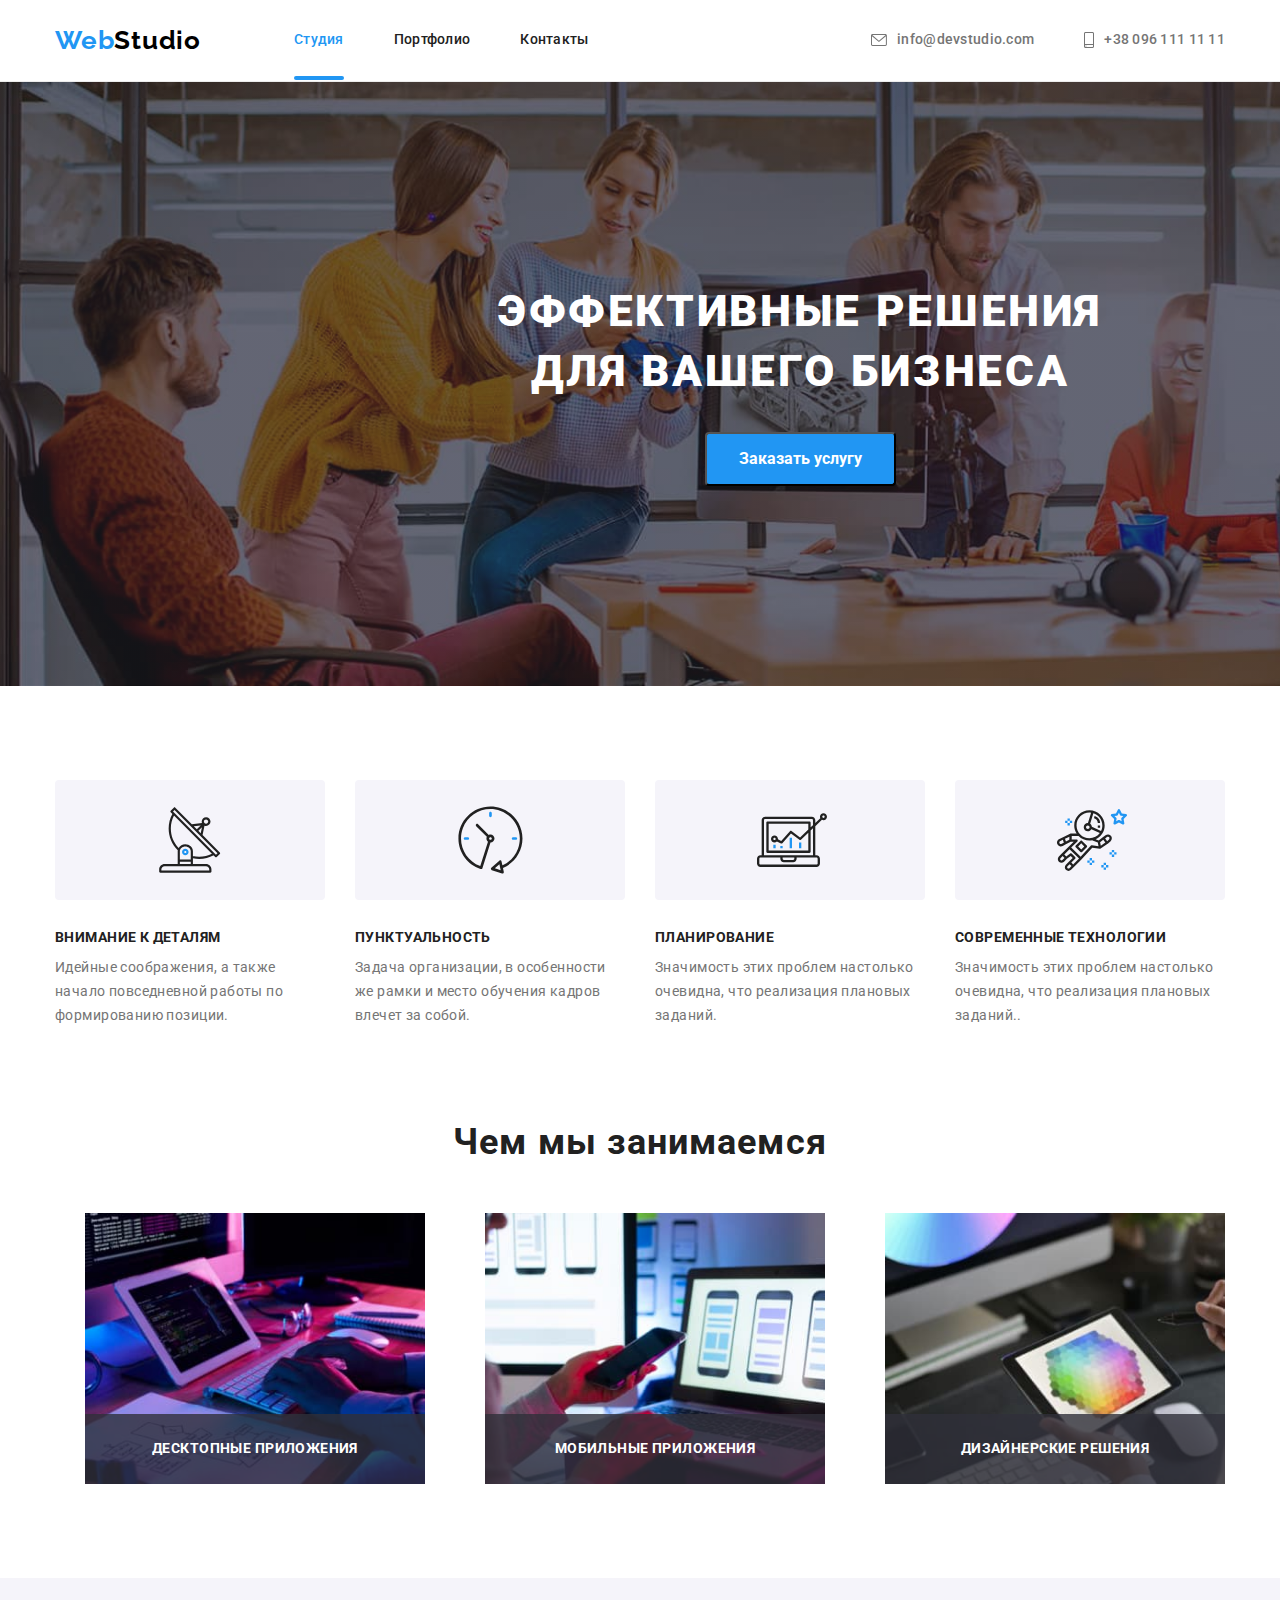
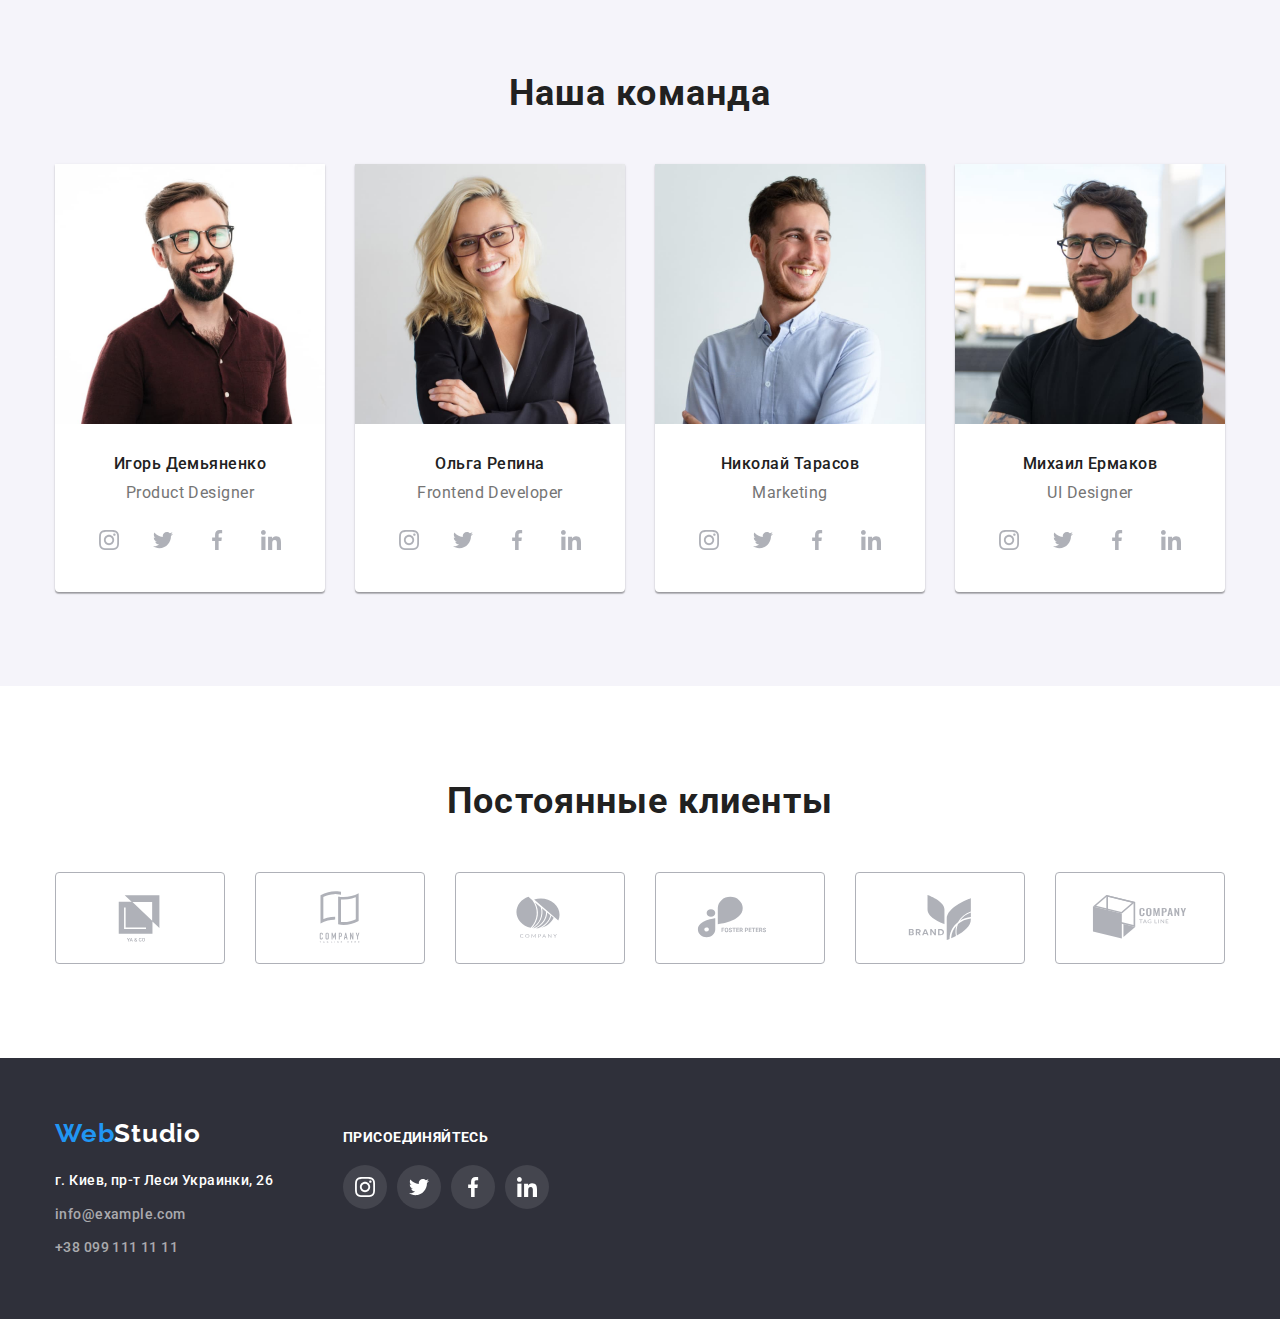
<file: index.html>
<!DOCTYPE html>
<html lang="ru">
<head>
    <meta charset="UTF-8">
    <meta http-equiv="X-UA-Compatible" content="IE=edge">
    <meta name="viewport" content="width=device-width, initial-scale=1.0">
    <title>Document</title>
    <link rel="preconnect" href="https://fonts.googleapis.com">
    <link rel="preconnect" href="https://fonts.gstatic.com" crossorigin>
    <link href="https://fonts.googleapis.com/css2?family=Raleway:wght@700&family=Roboto:wght@400;500;700;900&display=swap" rel="stylesheet">
    <link rel="stylesheet" href="https://cdnjs.cloudflare.com/ajax/libs/modern-normalize/1.1.0/modern-normalize.min.css">
    <link rel="stylesheet" href="./css/style.css">
</head>
<body>
                            <!--Header-->
    <header class="header">
        <div class="container header-container">
        <nav class="nav">
                <a class="logo" lang="en" href="/">Web<span>Studio</span> </a>
            
                <ul class="nav-list">
                    <li class="nav-list-item">
                        <a class="nav-list-link current" href="">Студия</a>
                    </li>
                    <li class="nav-list-item" >
                        <a class="nav-list-link" href="./portfolio.html">Портфолио</a>
                    </li>
                    <li class="nav-list-item">
                        
                        <a class="nav-list-link" href="">Контакты</a>
                      </li>       
                 </ul>       
                   
                
                </nav>
                
                <ul class="nav-list-auth" lang="en">
            <li class="header-contacts">
               
                <a class="header-contacts" href="mailto:info@devstudio.com" >
                    <svg class="nav-icon" width="16" height="12">
                        <use  href="./images/symbol-defs.svg#icon-envelope-1" ></use>
                        </svg>info@devstudio.com</a> 
                           
                    </li>    
                    
            
            <li>
                <a class="header-contacts" href="tel:+380961111111">
                    <svg class="nav-icon-tell" width="10" height="16">
                        <use href="./images/symbol-defs.svg#icon-smartphone" ></use>
                    </svg>+38 096 111 11 11</a>
            </li>
          </ul>  
            </div>
        
        </header>
                         <!--Hero-->
     <main>                      
    <section class="hero">
        <h1 class="hero-title">Эффективные решения<br> для вашего бизнеса</h1>
        <button class="hero-button" type="button" data-modal-open>Заказать услугу</button>
        
    </section>
                            <!--Advantages-->
    <section class="advantages">
    <div class="container advanatges">
        <ul class="advantages-main">
            <li class="advantages-list">
                <div class="container-icons">
                    <svg class="advantage-icon" width="65.32" height="70">
                        <use href="./images/symbol-defs.svg#icon-antenna-1" ></use>
                    </svg>
                </div>
                <h3 class="advantages-item">Внимание к деталям</h3>
                <p class="advantages-text">
                    Идейные соображения, а также начало повседневной работы по формированию позиции.
                </p> 
            </li>
            <li class="advantages-list">
                <div class="container-icons">
                    <svg class="advantage-icon" width="66.96" height="70">
                        <use href="./images/symbol-defs.svg#icon-clock-1" ></use>
                    </svg>
                </div>
                <h3 class="advantages-item">Пунктуальность</h3>
                <p class="advantages-text">
                    Задача организации, в особенности же рамки и место обучения кадров влечет за собой.
                </p>
            </li>
            <li class="advantages-list">
                <div class="container-icons">
                    <svg class="advantage-icon" width="70" height="70">
                        <use href="./images/symbol-defs.svg#icon-diagram-1" ></use>
                    </svg>
                </div>
                <h3 class="advantages-item">Планирование</h3>
                <p class="advantages-text">
                    Значимость этих проблем настолько очевидна, что реализация плановых заданий.
                </p>
            </li>
            <li class="advantages-list">
                <div class="container-icons">
                    <svg class="advantage-icon" width="70" height="70">
                        <use href="./images/symbol-defs.svg#icon-astronaut-1" ></use>
                    </svg>
                </div>
                <h3 class="advantages-item">Современные технологии</h3>
                <p class="advantages-text">
                    Значимость этих проблем настолько очевидна, что реализация плановых заданий..
                </p>
            </li>
        </ul>
    </div>
    </section>
                            <!-- Specialization -->
    <section class="specialization">
        
        <div class="container"> 
            <h2 class="specialization-name">Чем мы занимаемся</h2>
        <ul class="specialization-art">
            
            <li class="specialization-list">
                <div class="item-monoblock">
                <img src="./images/img.jpg" alt="вводит код на клавиатуре" width="370" height="294">
            <p class="monoblock-text">Десктопные приложения</p>    
               </div>
               </li>
            
            <li class="specialization-list">
                <div class="item-monoblock">
                <img src="./images/img1.jpg" alt="синхронизирует с телефоном" width="370" height="294"> 
            <p class="monoblock-text">Мобильные приложения</p>
         </div>
       </li>
             <li class="specialization-list">
            <div class="item-monoblock">
            
                <img src="./images/img2.jpg" alt="стилизирует на планшете" width="370" height="294">
            <p class="monoblock-text">Дизайнерские решения</p>
            </div>
            </li>
        </ul>
        </div>
    </section>
    
    
              <!--Team-->
    <section class="team">
        
        <div class="container crew">
          <h2 class="team-title">Наша команда</h2>  
      <ul class="team-item">
         <li class="team-list">
             
                <img class="team-photo" src="./images/photo.jpg" alt="фото-1" width="270" height="260">
                <div class="container-team">
                    <h3 class="team-member">Игорь Демьяненко</h3>
                <p class="team-specific" lang="en">Product Designer</p>
                <ul class="social-list">
                    <li class="social-list-item">
                        <a class="social-link" href="">
                            <svg class="social-link-icon">
                                <use class="social-inst" href="./images/symbol-defs.svg#icon-instagram" width="20" height="20"> </use>

                               
                            </svg>
                        </a>
                    </li>
                
                
                    <li class="social-list-item">
                        <a class="social-link" href="">
                            <svg class="social-link-icon" width="20" height="20">
                                <use href="./images/symbol-defs.svg#icon-twitter"  > </use>
                
                
                            </svg>
                        </a>
                    </li>
                
                    <li class="social-list-item">
                        <a class="social-link" href="">
                            <svg class="social-link-icon" width="20" height="20">
                                <use href="./images/symbol-defs.svg#icon-facebook"  > </use>
                
                
                            </svg>
                        </a>
                    </li>
                
                    <li class="social-list-item">
                        <a class="social-link" href="">
                            <svg class="social-link-icon" width="20" height="20">
                                <use href="./images/symbol-defs.svg#icon-linkedin"  > </use>
                
                
                            </svg>
                        </a>
                    </li>
                </ul>
                </div>
         </li>       
          <li class="team-list">
             
                <img class="team-photo" src="./images/photo1.jpg" alt="фото-2" width="270" height="260">
                <div class="container-team">
                    <h3 class="team-member">Ольга Репина</h3>
                <p class="team-specific" lang="en">Frontend Developer</p>
                <ul class="social-list">
                    <li class="social-list-item">
                        <a class="social-link" href="">
                            <svg class="social-link-icon" width="20" height="20">
                                <use class="social-inst" href="./images/symbol-defs.svg#icon-instagram" > </use>
                
                
                            </svg>
                        </a>
                    </li>
                
                
                    <li class="social-list-item">
                        <a class="social-link" href="">
                            <svg class="social-link-icon" width="20" height="20">
                                <use href="./images/symbol-defs.svg#icon-twitter" > </use>
                
                
                            </svg>
                        </a>
                    </li>
                
                    <li class="social-list-item">
                        <a class="social-link" href="">
                            <svg class="social-link-icon" width="20" height="20">
                                <use href="./images/symbol-defs.svg#icon-facebook" > </use>
                
                
                            </svg>
                        </a>
                    </li>
                
                    <li class="social-list-item"> 
                        <a class="social-link" href="">
                            <svg class="social-link-icon" width="20" height="20">
                                <use href="./images/symbol-defs.svg#icon-linkedin" > </use>
                
                
                            </svg>
                        </a>
                    </li>
                </ul>
            </div>
          </li>
         <li class="team-list">
             
                <img class="team-photo" src="./images/photo2.jpg" alt="фото-3" width="270" height="260">
                <div class="container-team">
                  <h3 class="team-member">Николай Тарасов</h3>
                <p class="team-specific" lang="en">Marketing</p>  
                    <ul class="social-list">
                        <li class="social-list-item">
                            <a class="social-link" href="">
                                <svg class="social-link-icon" width="20" height="20">
                                    <use class="social-inst" href="./images/symbol-defs.svg#icon-instagram" > </use>
                    
                    
                                </svg>
                            </a>
                        </li>
                    
                    
                        <li class="social-list-item">
                            <a class="social-link" href="">
                                <svg class="social-link-icon" width="20" height="20">
                                    <use href="./images/symbol-defs.svg#icon-twitter" > </use>
                    
                    
                                </svg>
                            </a>
                        </li>
                    
                        <li class="social-list-item">
                            <a class="social-link" href="">
                                <svg class="social-link-icon" width="20" height="20">
                                    <use href="./images/symbol-defs.svg#icon-facebook" > </use>
                    
                    
                                </svg>
                            </a>
                        </li>
                    
                        <li class="social-list-item">
                            <a class="social-link" href="">
                                <svg class="social-link-icon" width="20" height="20">
                                    <use href="./images/symbol-defs.svg#icon-linkedin" > </use>
                    
                    
                                </svg>
                            </a>
                        </li>
                    </ul>
            </div>
           </li>
         <li class="team-list">
             
              <img class="team-photo" src="./images/photo3.jpg" alt="фото-4" width="270" height="260">
            <div class="container-team">
               <h3 class="team-member">Михаил Ермаков</h3>
                <p class="team-specific" lang="en">UI Designer</p> 
                <ul class="social-list">
                    <li class="social-list-item">
                        <a class="social-link" href="">
                            <svg class="social-link-icon" width="20" height="20">
                                <use class="social-inst" href="./images/symbol-defs.svg#icon-instagram" > </use>
                
                
                            </svg>
                        </a>
                    </li>
                
                
                    <li class="social-list-item">
                        <a class="social-link" href="">
                            <svg class="social-link-icon" width="20" height="20">
                                <use href="./images/symbol-defs.svg#icon-twitter" > </use>
                
                
                            </svg>
                        </a>
                    </li>
                
                    <li class="social-list-item">
                        <a class="social-link" href="">
                            <svg class="social-link-icon" width="20" height="20">
                                <use href="./images/symbol-defs.svg#icon-facebook" > </use>
                
                
                            </svg>
                        </a>
                    </li>
                
                    <li class="social-list-item">
                        <a class="social-link" href="">
                            <svg class="social-link-icon" width="20" height="20">
                                <use href="./images/symbol-defs.svg#icon-linkedin" > </use>
                
                
                            </svg>
                        </a>
                    </li>
                </ul>
         </div>
        </ul>
     </div>
        </section>                
                         <!-- Customers -->
    <section class="Customers">
        <div class="container-customers">
            <h2 class="customers-title">Постоянные клиенты</h2>
            <ul class="customers-list">
                <li class="customers-link">
                    <a class="customers-icon" href="">
                    <svg class="customers-logo" width="106" height="60" >
                        <use href="./images/symbol-defs.svg#icon-Logo" >

                        </use>
                    </svg>
                    </a>
                </li>
                <li class="customers-link">
                    <a class="customers-icon" href="">
                       <svg class="customers-logo" width="106" height="60">
                        <use href="./images/symbol-defs.svg#icon-Logo-1"
                        >

                        </use>
                    </svg> 
                    </a>
                    
                </li>
                <li class="customers-link">
                    <a class="customers-icon" href="">
                       <svg class="customers-logo" width="106" height="60">
                        <use href="./images/symbol-defs.svg#icon-Logo-2"
                        >

                        </use>
                    </svg> 
                    </a>
                    
                </li>
                <li class="customers-link">
                    <a class="customers-icon" href="">
                      <svg class="customers-logo" width="106" height="60">
                        <use href="./images/symbol-defs.svg#icon-Logo-3"
                        >

                        </use>
                    </svg>  
                    </a>
                    
                </li>
                <li class="customers-link">
                    <a class="customers-icon" href="">
                       <svg class="customers-logo" width="106" height="60">
                        <use href="./images/symbol-defs.svg#icon-Logo-4"
                        >

                        </use>
                    </svg> 
                    </a>
                    
                </li>
                <li class="customers-link">
                    <a class="customers-icon" href="">
                      <svg class="customers-logo" width="106" height="60">
                        <use href="./images/symbol-defs.svg#icon-Logo-5"
                        >
                            
                        </use>
                    </svg>  
                    </a>
                    
                </li>
            </ul>
        </div>
    </section>
</main>    
                        
                        <!--Footer--> 
    <footer class="footer">
        <div class="container-footer">
            <div class="container-adress">
               <a class="footer-logo" lang="en" href="/">Web<span class="footer-logo-color">Studio</span></a>
        <address>
            <p class="footer-adress">г. Киев, пр-т Леси Украинки, 26</p>
           
         <ul>
            <li class="footer-list">
                <a class="footer-contacts" href="mailto:info@example.com">info@example.com</a>
            </li>    
            <li class="footer-list">
                <a class="footer-contacts" href="tell:+380991111111">+38 099 111 11 11</a>
            </li>
         </ul>
        </address> 
        </div>

        <div class="container-contact-us">
            <h3 class="contats-us-title">присоединяйтесь</h3>
            <ul class="contats-us-list">
                <li class="contats-us-item">
                    <a class="contats-us-link" href="">
                        <svg class="contats-us-icon" width="20" height="20">
                            <use class="social-inst" href="./images/symbol-defs.svg#icon-instagram"> </use>
            
            
                        </svg>
                    </a>
                </li>
            
            
                <li class="contats-us-item">
                    <a class="contats-us-link" href="">
                        <svg class="contats-us-icon" width="20" height="20">
                            <use href="./images/symbol-defs.svg#icon-twitter"> </use>
            
            
                        </svg>
                    </a>
                </li>
            
                <li class="contats-us-item">
                    <a class="contats-us-link" href="">
                        <svg class="contats-us-icon" width="20" height="20">
                            <use href="./images/symbol-defs.svg#icon-facebook"> </use>
            
            
                        </svg>
                    </a>
                </li>
            
                <li class="contats-us-item">
                    <a class="contats-us-link" href="">
                        <svg class="contats-us-icon" width="20" height="20">
                            <use href="./images/symbol-defs.svg#icon-linkedin"> </use>
            
            
                        </svg>
                    </a>
                </li>
            </ul>
        </div>
         </div>
    
        
    </footer>    
    
    <div class="backdrop is-hidden" data-modal>
        <div class="modal">
            <button type="button" class="modal-close" data-modal-close>
                <svg class="modal-close-icon">
                    <use href="./images/symbol-defs.svg#icon-close"></use>
                </svg>
            </button>
        </div>
    </div>
    <script src="./js/modal.js"></script>
    
</body>
</html>
</file>
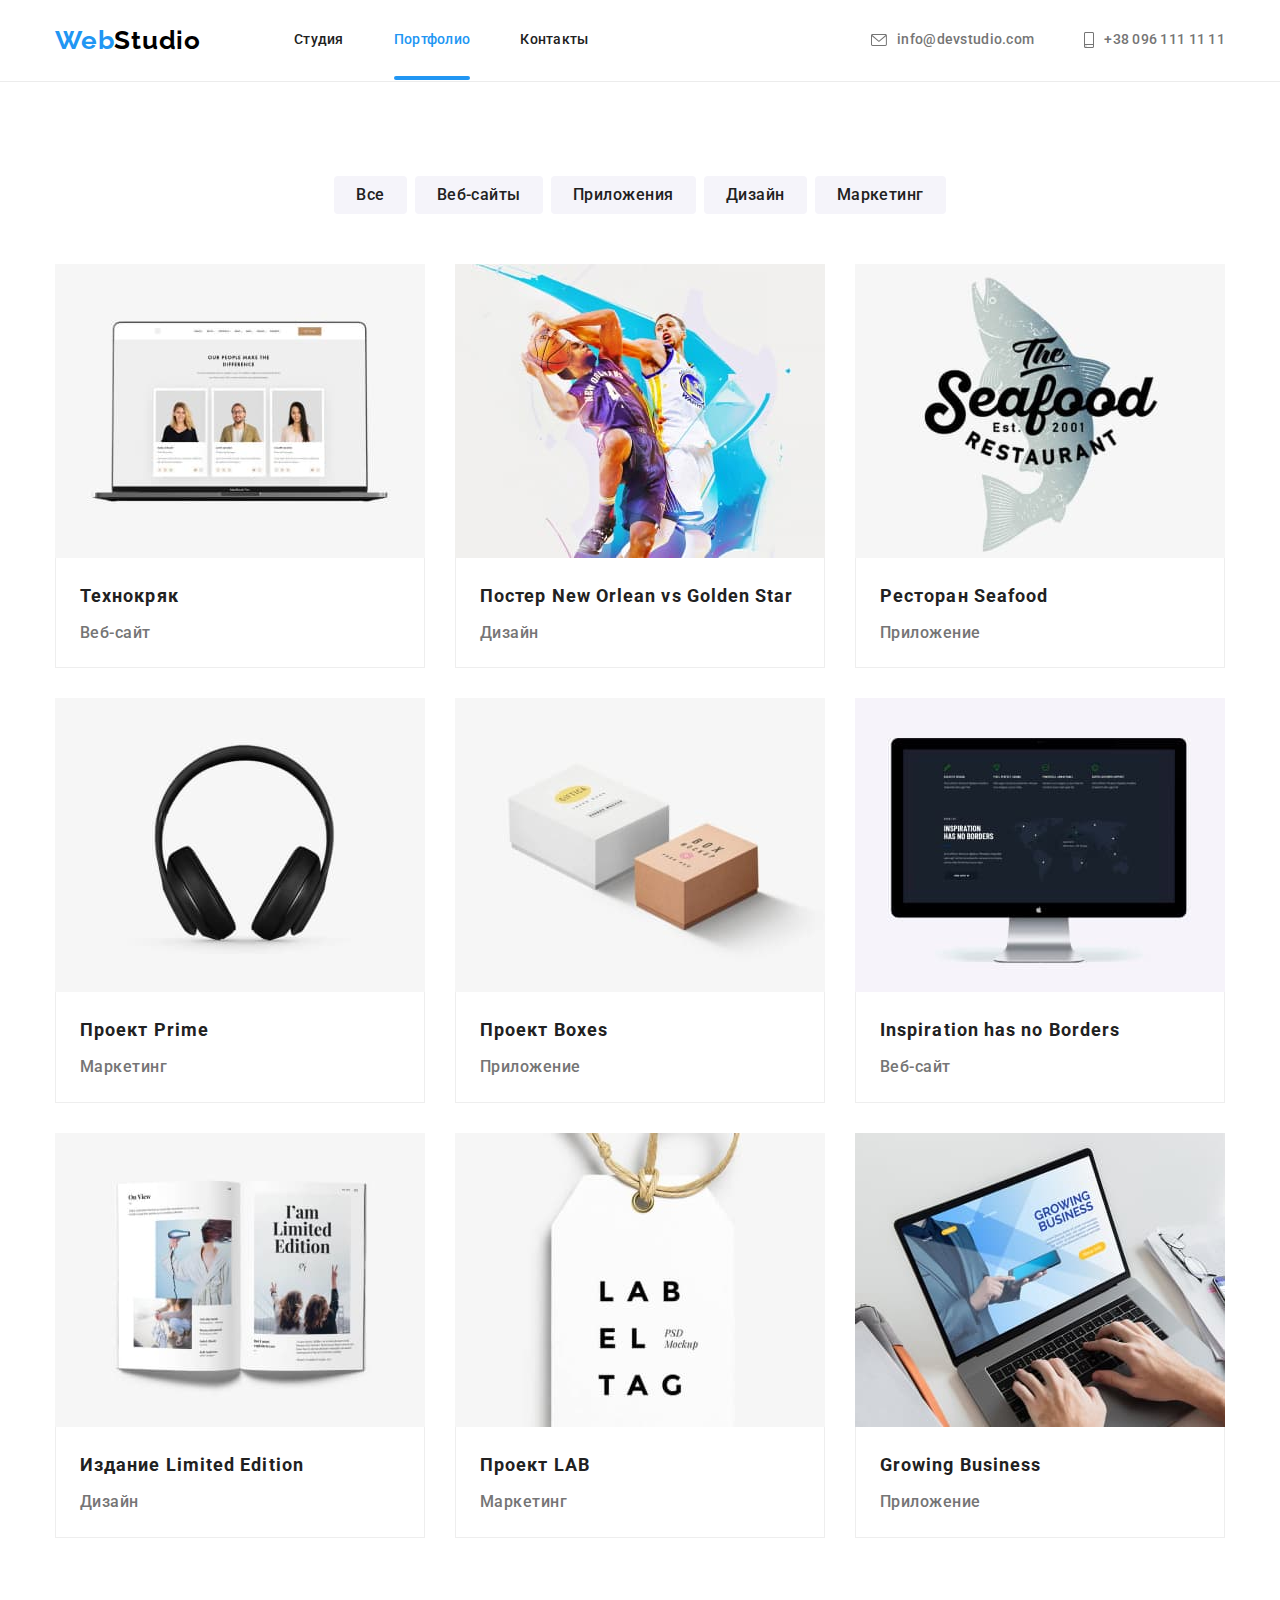
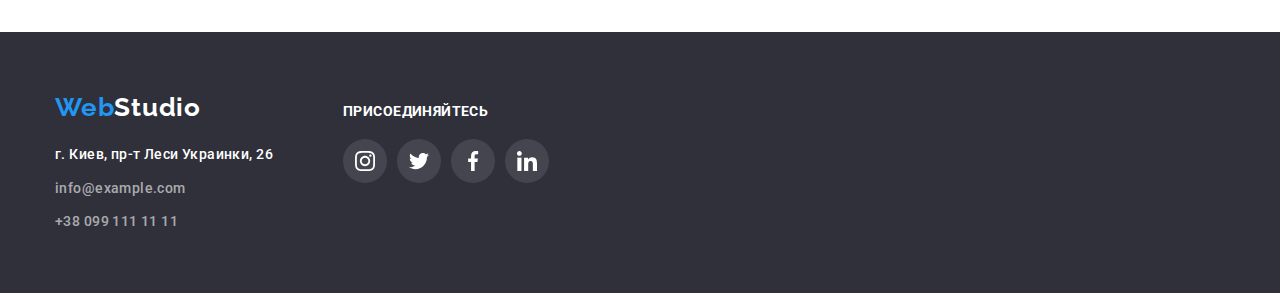
<file: portfolio.html>
<!DOCTYPE html>
<html lang="ru">
<head>
    <meta charset="UTF-8">
    <meta http-equiv="X-UA-Compatible" content="IE=edge">
    <meta name="viewport" content="width=device-width, initial-scale=1.0">
    <title>Document</title>
    <link rel="preconnect" href="https://fonts.googleapis.com">
    <link rel="preconnect" href="https://fonts.gstatic.com" crossorigin>
    <link href="https://fonts.googleapis.com/css2?family=Raleway:wght@700&family=Roboto:wght@400;500;700;900&display=swap" rel="stylesheet">
    <link rel="stylesheet" href="https://cdnjs.cloudflare.com/ajax/libs/modern-normalize/1.1.0/modern-normalize.min.css">
    <link rel="stylesheet" href="./css/style.css">
</head>
<body>
                    <!-- Header -->
    <header class="header">
        <div class="container header-container">
        <nav class="nav">
                <a class="logo" lang="en" href="/">Web<span>Studio</span> </a>
            
                <ul class="nav-list">
                    <li class="nav-list-item">
                        <a class="nav-list-link" href="./index.html">Студия</a>
                    </li>
                    <li class="nav-list-item" >
                        <a class="nav-list-link current" href="">Портфолио</a>
                    </li>
                    <li class="nav-list-item">
                        
                        <a class="nav-list-link" href="">Контакты</a>
                      </li>       
                 </ul>       
                   
                
                </nav>
                
                <ul class="nav-list-auth" lang="en">
            <li class="header-contacts">
               
                <a class="header-contacts" href="mailto:info@devstudio.com" >
                    <svg class="nav-icon" width="16" height="12">
                        <use  href="./images/symbol-defs.svg#icon-envelope-1" ></use>
                        </svg>info@devstudio.com</a> 
                           
                    </li>    
                    
            
            <li>
                <a class="header-contacts" href="tel:+380961111111">
                    <svg class="nav-icon-tell" width="10" height="16">
                        <use href="./images/symbol-defs.svg#icon-smartphone" ></use>
                    </svg>+38 096 111 11 11</a>
            </li>
          </ul>  
            </div>
        
        </header>
                            <!-- Portfolio -->
    <main>
        <section class="presenatation">
            <div class="container">
                <ul class="portfolio">
                    <li class="portfolio-nav">
                        <button class="portfolio-nav-list" type="button" >Все</button>
                    </li>
                    <li class="portfolio-nav">
                        <button class="portfolio-nav-list" type="button">Веб-сайты</button>
                    </li>
                    <li class="portfolio-nav">
                        <button class="portfolio-nav-list" type="button">Приложения</button>
                    </li>
                    <li class="portfolio-nav">
                        <button class="portfolio-nav-list" type="button">Дизайн</button>
                    </li>
                    <li class="portfolio-nav">
                        <button class="portfolio-nav-list" type="button">Маркетинг</button>
                    </li>
                </ul>
            
            
                <ul class="portfolio-img">
                    <li class="portfolio-img-list">
                        <a class="portfolio-link" href="">
                            <div class="portfolio-link-wrap">
                            <img class="portfolio-item" src="./images/portfolio1.jpg" alt="ноутбук" width="370" height="294">
                        <p class="portfolio-top-text">Ресурс предлагает комплексные предложения с разным уровнем функционала и сервисов. Все это позволит посетителю получить
                        исчерпывающие сведения о компании или частном лице.</p>
                        </div>
                            <div class="portfolio-description">
                            <h3 class="portfolio-img-name">Технокряк</h3>
                        <p class="portfolio-img-describe">Веб-сайт</p>
                        </div>
                        </a>
                     </li>   
                    
                    <li class="portfolio-img-list">
                        <a class="portfolio-link" href="">
                            <div class="portfolio-link-wrap">
                        <img src="./images/portfolio2.jpg" alt="баскетбол" width="370" height="294">
                        <p class="portfolio-top-text">Ресурс предлагает комплексные предложения с разным уровнем функционала и сервисов. Все это
                            позволит посетителю получить
                            исчерпывающие сведения о компании или частном лице.</p>
                            </div>
                            
                        <div class="portfolio-description">
                            <h3 class="portfolio-img-name">Постер New Orlean vs Golden Star</h3>
                        <p class="portfolio-img-describe">Дизайн</p></div>
                        </a>
                      </li>  
                        
                    
                    <li class="portfolio-img-list">
                        <a class="portfolio-link" href="">
                            <div class="portfolio-link-wrap">
                                <img src="./images/portfolio3.jpg" alt="логотип" width="370" height="294">
                                <p class="portfolio-top-text">Ресурс предлагает комплексные предложения с разным уровнем функционала и сервисов. Все это
                                    позволит посетителю получить
                                    исчерпывающие сведения о компании или частном лице.</p>
                            </div>
                          
                          <div class="portfolio-description">
                            <h3 class="portfolio-img-name">Ресторан Seafood</h3>
                        <p class="portfolio-img-describe">Приложение</p></div>  
                        </a>
                     </li>   
                      <li class="portfolio-img-list">
                        <a class="portfolio-link" href="">
                            <div class="portfolio-link-wrap">
                                <img src="./images/portfolio4.jpg" alt="наушники" width="370" height="294">
                                <p class="portfolio-top-text">Ресурс предлагает комплексные предложения с разным уровнем функционала и сервисов. Все это
                                    позволит посетителю получить
                                    исчерпывающие сведения о компании или частном лице.</p>
                            </div>
                          
                          <div class="portfolio-description">
                            <h3 class="portfolio-img-name">Проект Prime</h3>
                        <p class="portfolio-img-describe">Маркетинг</p></div>  
                        </a>  
                    </li>
                    <li class="portfolio-img-list">
                        <a class="portfolio-link" href="">
                            <div class="portfolio-link-wrap">
                                <img src="./images/portfolio5.jpg" alt="коробки" width="370" height="294">
                                <p class="portfolio-top-text">Ресурс предлагает комплексные предложения с разным уровнем функционала и сервисов. Все это
                                    позволит посетителю получить
                                    исчерпывающие сведения о компании или частном лице.</p>
                            </div>
                           
                            <div class="portfolio-description">
                            <h3 class="portfolio-img-name">Проект Boxes</h3>
                        <p class="portfolio-img-describe">Приложение</p></div>
                    </a>
                     </li>   
                        
                    
                    <li class="portfolio-img-list">
                        <a class="portfolio-link" href="">
                            <div class="portfolio-link-wrap">
                                <img src="./images/portfolio6.jpg" alt="монитор" width="370" height="294">
                                <p class="portfolio-top-text">Ресурс предлагает комплексные предложения с разным уровнем функционала и сервисов. Все это
                                    позволит посетителю получить
                                    исчерпывающие сведения о компании или частном лице.</p>
                            </div>
                            
                            <div class="portfolio-description">
                            <h3 class="portfolio-img-name">Inspiration has no Borders</h3>
                        <p class="portfolio-img-describe">Веб-сайт</p></div>
                        </a>
                      </li>  
                    
                    
                        
                        
                    
                    <li class="portfolio-img-list">
                        
                        <a class="portfolio-link" href="">
                        <div class="portfolio-link-wrap">
                            <img src="./images/portfolio7.jpg" alt="книга" width="370" height="294">
                            <p class="portfolio-top-text">Ресурс предлагает комплексные предложения с разным уровнем функционала и сервисов. Все это
                                позволит посетителю получить
                                исчерпывающие сведения о компании или частном лице.</p>
                        </div>
                            
                            <div class="portfolio-description">
                            <h3 class="portfolio-img-name">Издание Limited Edition</h3>
                        <p class="portfolio-img-describe">Дизайн</p></div>
                    </a>
                      </li>  
                        
                    
                    <li class="portfolio-img-list">
                        <a class="portfolio-link" href="">
                            <div class="portfolio-link-wrap">
                                <img src="./images/portfolio8.jpg" alt="бирка" width="370" height="294">
                                <p class="portfolio-top-text">Ресурс предлагает комплексные предложения с разным уровнем функционала и сервисов. Все это
                                    позволит посетителю получить
                                    исчерпывающие сведения о компании или частном лице.</p>
                            </div>
                            
                            <div class="portfolio-description">
                            <h3 class="portfolio-img-name">Проект LAB</h3>
                        <p class="portfolio-img-describe">Маркетинг</p></div>
                    </a>
                        </li>
                        
                    
                    <li class="portfolio-img-list">
                        <a class="portfolio-link" class="portfolio-link" href=""> 
                            <div class="portfolio-link-wrap">
                                <img src="./images/portfolio9.jpg" alt="лептоп" width="370" height="294">
                                <p class="portfolio-top-text">Ресурс предлагает комплексные предложения с разным уровнем функционала и сервисов. Все это
                                    позволит посетителю получить
                                    исчерпывающие сведения о компании или частном лице.</p>
                            </div>
                            
                            <div class="portfolio-description">
                            <h3 class="portfolio-img-name">Growing Business</h3>
                        <p class="portfolio-img-describe">Приложение</p>
                        </div>
                    </a>
                       </li>
                </ul>
            </div>
        
         </section>
    </main 
                   >
                    <!-- Footer -->
    
           <footer class="footer">
        <div class="container-footer">
            <div class="container-adress">
               <a class="footer-logo" lang="en" href="/">Web<span class="footer-logo-color">Studio</span></a>
        <address>
            <p class="footer-adress">г. Киев, пр-т Леси Украинки, 26</p>
           
         <ul>
            <li class="footer-list">
                <a class="footer-contacts" href="mailto:info@example.com">info@example.com</a>
            </li>    
            <li class="footer-list">
                <a class="footer-contacts" href="tell:+380991111111">+38 099 111 11 11</a>
            </li>
         </ul>
        </address> 
        </div>

        <div class="container-contact-us">
            <h3 class="contats-us-title">присоединяйтесь</h3>
            <ul class="contats-us-list">
                <li class="contats-us-item">
                    <a class="contats-us-link" href="">
                        <svg class="contats-us-icon" width="20" height="20">
                            <use class="social-inst" href="./images/symbol-defs.svg#icon-instagram"> </use>
            
            
                        </svg>
                    </a>
                </li>
            
            
                <li class="contats-us-item">
                    <a class="contats-us-link" href="">
                        <svg class="contats-us-icon" width="20" height="20">
                            <use href="./images/symbol-defs.svg#icon-twitter"> </use>
            
            
                        </svg>
                    </a>
                </li>
            
                <li class="contats-us-item">
                    <a class="contats-us-link" href="">
                        <svg class="contats-us-icon" width="20" height="20">
                            <use href="./images/symbol-defs.svg#icon-facebook"> </use>
            
            
                        </svg>
                    </a>
                </li>
            
                <li class="contats-us-item">
                    <a class="contats-us-link" href="">
                        <svg class="contats-us-icon" width="20" height="20">
                            <use href="./images/symbol-defs.svg#icon-linkedin"> </use>
            
            
                        </svg>
                    </a>
                </li>
            </ul>
        </div>
         </div>
    
        
    </footer>   
</body>
</html>
</file>
<file: css/style.css>
:root {
  --main-text-color: #757575;
  --secondary-text-color: #212121;
  --main-hover-color: #2196f3;
  --secondary-background-color: #2f303a;
  --team-bg-color: #f5f4fa;
  --portfolio-img-border: #eeeeee;
  --header-border-color: #ececec;
}
ul {
  list-style: none;
  padding: 0;
  margin: 0;
}

a {
  text-decoration: none;
}
body {
  color: var(--main-text-color);
  background-color: #ffffff;
}
body {
  font-family: "Roboto", sans-serif;

  font-weight: 500;
  font-size: 14px;
  line-height: 1.14;
  letter-spacing: 0.02em;
  color: var(--secondary-text-color);
}
div {
  display: block;
}

img {
  display: block;
  max-width: 100%;
  height: auto;
}

h1,
h2,
h3,
h4,
h5,
h6,
p {
  margin: 0;
  padding: 0;
}

.container {
  margin-left: auto;
  margin-right: auto;

  padding: 0 15px;

  width: 1200px;
}

/* index styling */
/* head */

.header {
  border-bottom: 1px solid #ececec;
  padding-top: 25px;
  padding-bottom: 25px;
}

.logo {
  font-family: "Raleway", sans-serif;

  font-weight: bold;
  font-size: 26px;
  line-height: 1.19;
  letter-spacing: 0.03em;
  color: #2196f3;
}
span {
  color: black;
}
.nav-list-link {
  position: relative;
  font-weight: 500;
  font-size: 14px;
  line-height: 1.14;
  letter-spacing: 0.02em;
  color: var(--secondary-text-color);
  transition: var(--main-hover-color);
  position: relative;
  transition: color 250ms cubic-bezier(0.4, 0, 0.2, 1);
}

.nav-list-link.current::after {
content: "";
width: 100%;
height: 4px;
border-radius: 2px;
background-color: var(--main-hover-color);
position: absolute;
display: block;
bottom: -32.3px;
}


.nav-list-link:hover,
:focus {
  color: var(--main-hover-color);
 
}

.header-container {
  display: flex;
  align-items: center;
}

.nav-icon {
  width: 16px;
  height: 12px;
  margin-right: 10px;
  fill: currentColor;
}

.nav-icon-tell {
  width: 10px;
  height: 16px;
  margin-right: 10px;
  fill: currentColor;
}

.header-contacts {
  display: flex;
  align-items: center;
  font-weight: 500;
  font-size: 14px;
  line-height: 1.14;
  letter-spacing: 0.02em;

  color: var(--main-text-color);
  transition: var(--main-hover-color);
  position: relative;
  transition: color 250ms cubic-bezier(0.4, 0, 0.2, 1);
}
.header-contacts:hover,
:focus {
  color: var(--main-hover-color);
 
}

.nav-list-item {
  display: block;
}
.nav-list-auth {
  display: flex;
  align-items: center;
  margin-left: auto;
}

.logo {
  margin-right: 93px;
}
.nav-list .nav-list-link.current {
  color: #2196f3;
}
.nav-list {
  display: flex;
}

.nav {
  display: flex;
  align-items: center;
}

.nav-list .nav-list-item + .nav-list-item {
  margin-left: 50px;
}

.header-contacts:not(:last-child) {
  margin-right: 50px;
}


/*  Hero  */



.hero {
  background-color: #2f303a;
  background-image: linear-gradient(
      rgba(47, 48, 58, 0.4),
      rgba(47, 48, 58, 0.4)
    ),
    url(../images/Preview.jpg);
  background-repeat: no-repeat;
  background-position: center;
  background-size: cover;
  margin: 0px auto;
  text-align: center;
  padding: 200px 0;
  width: 1600px;
}

.hero-title {
  margin-top: 0;
  margin-bottom: 30px;
  text-align: center;
  font-weight: 900;
  font-size: 44px;
  line-height: 1.36;
  letter-spacing: 0.06em;
  text-transform: uppercase;
  color: #ffffff;
}

.hero-button {
  cursor: pointer;
  padding: 10px 32px;
  display: inline-block;
  background: #2196f3;
  box-shadow: 0px 4px 4px rgba(0, 0, 0, 0.15);
  border-radius: 4px;
  font-family: inherit;
  font-weight: bold;
  font-size: 16px;
  line-height: 1.88;
  color: #ffffff;
  transition: background-color 250ms cubic-bezier(0.4, 0, 0.2, 1);
  
}

.hero-button:hover {
  background: #188ce8;
  box-shadow: 0px 4px 4px rgba(0, 0, 0, 0.15);
  border-radius: 4px;
  
}
.hero-button:focus {
  background: #188ce8;
  box-shadow: 0px 4px 4px rgba(0, 0, 0, 0.15);
  border-radius: 4px;
  
}
/* advantages */
.advantages {
  padding-top: 94px;
}

.advantages-main {
  display: flex;
}
.advantages-list {
  width: 270px;
}
.advantages-main {
  justify-content: space-between;
}

.advantages-item {
  margin-bottom: 10px;
  font-weight: bold;
  font-size: 14px;
  line-height: 1.14;
  letter-spacing: 0.03em;
  text-transform: uppercase;
  color: var(--secondary-text-color);
}
.advantages-text {
  font-weight: normal;
  font-size: 14px;
  line-height: 1.71;
  letter-spacing: 0.03em;
  color: var(--main-text-color);
}

.container-icons {
  padding: 25px 102.34px;
  margin-bottom: 30px;
  width: 270px;
  height: 120px;
  left: 215px;
  top: 774px;

  background: #f5f4fa;
  border-radius: 4px;
}
.advantage-icon {
  max-width: 80px;
  max-height: 80px;
  border-radius: 4px;
}
/* Specialization */

.specialization {
  padding-top: 94px;
  padding-bottom: 94px;
  font-weight: bold;
  font-size: 36px;
  line-height: 1.17;

  letter-spacing: 0.03em;
  color: var(--secondary-text-color);
}

.specialization-name {
  font-weight: bold;
  font-size: 36px;
  line-height: 42px;
  text-align: center;
  letter-spacing: 0.03em;

  color: #212121;
  margin-bottom: 50px;
}
.specialization-list {
  margin-top: 0;
  display: block;
  
}
.specialization-list + .specialization-list {
  margin-left: 30px;
}

.specialization-art {
  display: flex;
    
}

.item-monoblock {
  position: relative;
  margin-left: 30px;
}
.monoblock-text {
  display: flex;
  align-items: center;
  justify-content: center;
  position: absolute;
  background-color: rgba(47, 48, 58, 0.8);
  bottom: 0;
  width: 100%;
  height: 70px;
  font-weight: bold;
  font-size: 14px;
  line-height: 1.14;
  text-align: center;
  letter-spacing: 0.03em;
  text-transform: uppercase;
  color: #ffffff;
}
/* Team */

.team-item {
  display: block;
  display: flex;
}

.team-list + .team-list {
  margin-left: 30px;
}
.team-title {
  text-align: center;
  font-weight: bold;
  font-size: 36px;
  line-height: 1.17;

  letter-spacing: 0.03em;

  color: var(--secondary-text-color);
}
.team-member {
  margin-bottom: 10px;
  text-align: center;
  font-weight: 500;
  font-size: 16px;
  line-height: 1.19;
  letter-spacing: 0.03em;
  color: var(--secondary-text-color);
}
.team-specific {
  margin-bottom: 16px;
  margin-top: 0;
  text-align: center;
  font-weight: normal;
  font-size: 16px;
  line-height: 1.19;
  letter-spacing: 0.03em;

  color: var(--main-text-color);
}

.container-team {
  padding-top: 30px;
  padding-bottom: 30px;
}
.team {
  background-color: var(--team-bg-color);
  padding-bottom: 94px;
  padding-top: 94px;
}
.team-title {
  margin-bottom: 50px;
}
.team-photo {
  margin-top: 0;
}
.team-list {
  width: 270px;

  background: #ffffff;

  box-shadow: 0px 1px 3px rgba(0, 0, 0, 0.12), 0px 1px 1px rgba(0, 0, 0, 0.14),
    0px 2px 1px rgba(0, 0, 0, 0.2);
  border-radius: 0px 0px 4px 4px;
}

.social-list {
  display: flex;
  justify-content: center;
 } 
  
.social-list-item:not(:last-child) {
  margin-right: 10px;
}

.social-link {
  display: flex;
  padding: 12px;
  width: 44px;
  height: 44px;
  background-color: transparent;
  border-radius: 50%;
  fill: #afb1b8;
  transition: background-color 250ms cubic-bezier(0.4, 0, 0.2, 1),
  fill 250ms cubic-bezier(0.4, 0, 0.2, 1) ;
}
.social-link:hover,
.social-link:focus {
  background: var(--main-hover-color);
  fill: #ffffff;
  
}

.container-customers {
  padding-top: 94px;
  padding-bottom: 94px;
  margin-left: auto;
  margin-right: auto;

  width: 1200px;
}

.customers-title {
  font-weight: bold;
  font-size: 36px;
  line-height: 42px;
  text-align: center;
  letter-spacing: 0.03em;
  color: #212121;
  margin-bottom: 50px;
}
.customers-list {
  display: flex;
  justify-content: center;
}
.customers-icon {
  width: 100%;
  height: 100%;
  display: flex;
  align-items: center;
  justify-content: center;
   border: 1px solid #afb1b8;
  
  border-radius: 4px;
}
 .customers-link {
   width: 170px;
   height: 92px;
   
 }

.customers-link:not(:last-child) {
  margin-right: 30px;
}

.customers-icon {
  fill: #afb1b8;
  transition: fill 250ms cubic-bezier(0.4, 0, 0.2, 1),
  border 250ms cubic-bezier(0.4, 0, 0.2, 1);
}
.customers-icon:focus,
.customers-icon:hover {
  fill: var(--main-hover-color);
  border: 1px solid var(--main-hover-color);
  
}  
  






}
/* footer */

.footer {
  display: flex;
}

.container-footer {
  display: flex;
  align-items: baseline;
  margin-left: auto;
  margin-right: auto;

  padding: 0 15px;

  width: 1200px;
}

.container-contact-us {
  
  margin-left: 70px;
  
}
.contats-us-title{
  margin-bottom: 20px;
  
font-weight: bold;
font-size: 14px;
line-height: 16px;
letter-spacing: 0.03em;
text-transform: uppercase;

color: #FFFFFF;
}




.contats-us-link{
  display: flex;
  width: 44px;
  height: 44px;
  padding: 12px;
  background-color: rgba(255, 255, 255, 0.1);
  border-radius: 50%;
  fill: #FFFFFF;
  transition: background-color 250ms cubic-bezier(0.4, 0, 0.2, 1),
  fill 250ms cubic-bezier(0.4, 0, 0.2, 1);
}
.contats-us-link:hover,
.contats-us-link:focus {
  background-color: var(--main-hover-color);
  fill: #FFFFFF;
  
}

.contats-us-item:not(:last-child) {
  margin-right: 10px;
}
.contats-us-list {
  display: flex;
  align-items: center;
  justify-content: space-between;
 }
 
/* .contats-us-link:not(:last-child) {
  margin-right: 10px;
}   */

.footer-logo {
  font-family: "Raleway", sans-serif;
  font-style: normal;
  font-weight: bold;
  font-size: 26px;
  line-height: 1.19;

  letter-spacing: 0.03em;

  color: var(--main-hover-color);
}
.footer-logo-color {
  color: #ffffff;
}
.footer-adress {
  font-style: normal;
  font-size: 14px;
  line-height: 1.71;
  letter-spacing: 0.03em;
  color: #ffffff;
}
.footer-contacts {
  display: inline-block;
  font-style: normal;
}
.footer-list:not(:last-child) {
  margin-bottom: 9px;
}

.footer-contacts {
  font-family: inherit;
  font-style: normal;

  font-size: 14px;
  line-height: 24px;
  letter-spacing: 0.03em;
  color: rgba(255, 255, 255, 0.6);
  transition: color 250ms cubic-bezier(0.4, 0, 0.2, 1);
}

.footer {
  margin-top: 0;
  margin-bottom: 0;
  padding-top: 60px;
  padding-bottom: 60px;
}
.footer-logo {
  padding: auto;
  display: inline-block;

  margin-bottom: 20px;
}
.footer-adress {
  margin-bottom: 9px;
}
.footer-contacts:focus {
  color: var(--main-hover-color);
  
}
.footer-contacts:hover {
  color: var(--main-hover-color);
  
}
footer {
  background-color: var(--secondary-background-color);
}

/* Portfolio styling */

.presenatation {
  padding-top: 94px;
  padding-bottom: 94px;
}
.portfolio {
  display: flex;
  justify-content: center;

  margin-bottom: 50px;
}

.portfolio-nav-list {
  padding: 6px 22px;

  cursor: pointer;
  font-family: inherit;

  color: var(--secondary-text-color);
  background: var(--team-bg-color);
  border-radius: 4px;
  border: none;
  font-weight: 500;
  font-size: 16px;
  line-height: 1.62;
  letter-spacing: 0.03em;
  transition: color 250ms cubic-bezier(0.4, 0, 0.2, 1), 
  background-color 250ms cubic-bezier(0.4, 0, 0.2, 1), 
  box-shadow 250ms cubic-bezier(0.4, 0, 0.2, 1) ;
}

.portfolio-nav:not(:last-child) {
  margin-right: 8px;
}

.portfolio-nav-list:hover {
  background: var(--main-hover-color);
  color: #ffffff;
  box-shadow: 0px 3px 1px rgba(0, 0, 0, 0.1), 0px 1px 2px rgba(0, 0, 0, 0.08), 0px 2px 2px rgba(0, 0, 0, 0.12);
  
}
.portfolio-nav-list:focus {
  background: var(--main-hover-color);
  color: #ffffff;
  box-shadow: 0px 3px 1px rgba(0, 0, 0, 0.1), 0px 1px 2px rgba(0, 0, 0, 0.08), 0px 2px 2px rgba(0, 0, 0, 0.12);
  
}
.portfolio-img-list {
  width: 370px;

  background: #ffffff;
  /* border: 1px solid var(--portfolio-img-border);
        box-sizing: border-box; */
}
.portfolio-link {
  display: block;
  transition: box-shadow 250ms cubic-bezier(0.4, 0, 0.2, 1);
}

.portfolio-link:hover,
.portfolio-link:focus {
  box-shadow: 0px 1px 1px rgba(0, 0, 0, 0.12), 0px 4px 4px rgba(0, 0, 0, 0.06), 1px 4px 6px rgba(0, 0, 0, 0.16);
  
}

.portfolio-img {
  display: flex;
  flex-wrap: wrap;
}

.portfolio-img-list {
  margin-right: 30px;
  margin-bottom: 30px;
}



.portfolio-img-list:nth-child(3n) {
  margin-right: 0;
}

.portfolio-img-list:nth-last-child(-n + 3) {
  margin-bottom: 0;
}

.portfolio-img-name {
  margin-bottom: 4px;

  font-weight: bold;
  font-size: 18px;
  line-height: 2;
  letter-spacing: 0.06em;
  color: #212121;
}
.portfolio-img-describe {
  font-size: 16px;
  line-height: 1.85;
  letter-spacing: 0.03em;
  color: var(--main-text-color);
}

.portfolio-description {
  padding: 20px 24px 20px 24px;
  border-bottom: 1px solid var(--portfolio-img-border);
  border-left: 1px solid var(--portfolio-img-border);
  border-right: 1px solid var(--portfolio-img-border);
}

.portfolio-link-wrap {
  position: relative;
  overflow: hidden;
}

.portfolio-top-text {
  position: absolute;
  top: 0;
  left: 0;
  background-color: rgba(33, 150, 243, 0.9);
  padding: 63px 24px;
  font-size: 18px;
  line-height: 1.55;
  letter-spacing: 0.03em;
  color: #ffffff;
  height: 100%;
  overflow: auto;
  transform: translateY(100%);
  transition: transform 250ms cubic-bezier(0.4, 0, 0.2, 1);
  }
  

  .portfolio-link:hover .portfolio-top-text,
  .portfolio-link:focus .portfolio-top-text {
    transform: translateY(0);
    /* transition: transform 250ms cubic-bezier(0.4, 0, 0.2, 1); */
  }
  
  /* Modal */
  .backdrop {
    width: 100vw;
    height: 100vh;
    background-color: rgba(0, 0, 0, 0.1);
    position: fixed;
    top: 0;
    transition: opacity 250ms, visibility 250ms;
  }
  
  .backdrop.is-hidden .modal {
    transform: translate(-50%, -50%);
  }
  
  .modal {
    width: 528px;
    height: 581px;
    border-radius: 4px;
    background-color: #ffffff;
    box-shadow: 0px 1px 3px rgba(0, 0, 0, 0.12), 0px 1px 1px rgba(0, 0, 0, 0.14),
      0px 2px 1px rgba(0, 0, 0, 0.2);
  
    position: absolute;
    top: 50%;
    left: 50%;
    animation: animateX30 3000ms infinite 1000ms;
    transform: translate(-50%, -50%);
  }
  
  .modal-close {
    width: 30px;
    height: 30px;
    background-color: transparent;
    border-radius: 50%;
    border: 1px solid rgba(0, 0, 0, 0.1);
    position: absolute;
    top: 10px;
    right: 10px;
    display: flex;
    align-items: center;
    justify-content: center;
    cursor: pointer;
  }
  
  .modal-close-icon {
    width: 18px;
    height: 18px;
    
  }
  
  .is-hidden {
    visibility: hidden;
    opacity: 0;
    pointer-events: none;
  }
</file>
